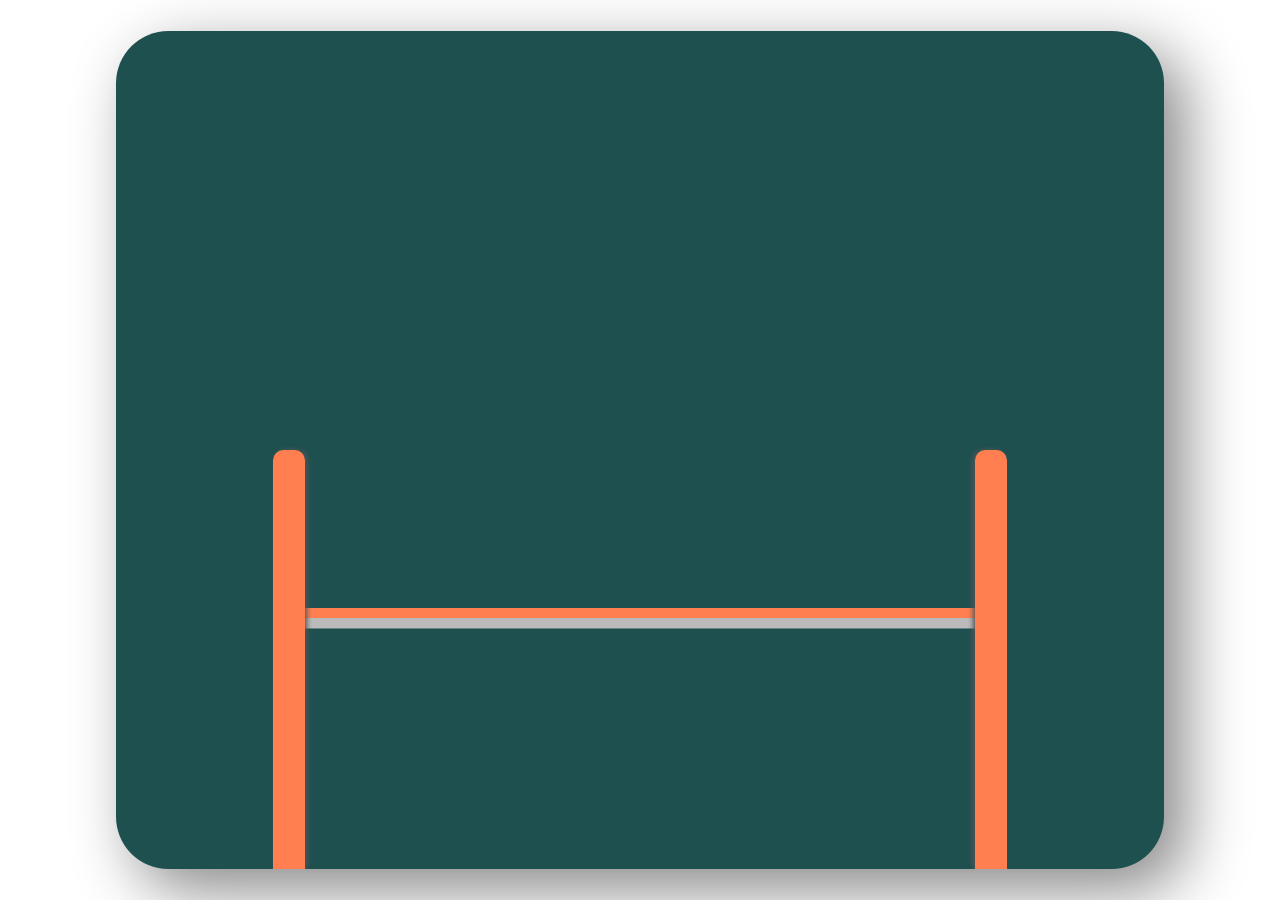
<file: 1. Jumping-square/index.html>
<!DOCTYPE html>
<html lang="en">
  <head>
    <meta charset="UTF-8" />
    <meta http-equiv="X-UA-Compatible" content="IE=edge" />
    <meta name="viewport" content="width=device-width, initial-scale=1.0" />
    <title>Jumping square</title>
    <!-- Style sheet -->
    <link rel="stylesheet" href="style.css" />
  </head>
  <body>
    <!-- main contaienr -->
    <div class="container">
      <div class="wrapper">
        <div class="rubber"></div>
        <div class="stick left-stick"></div>
        <div class="stick right-stick"></div>
        <div class="sqaure"></div>
      </div>
    </div>
  </body>
</html>
</file>
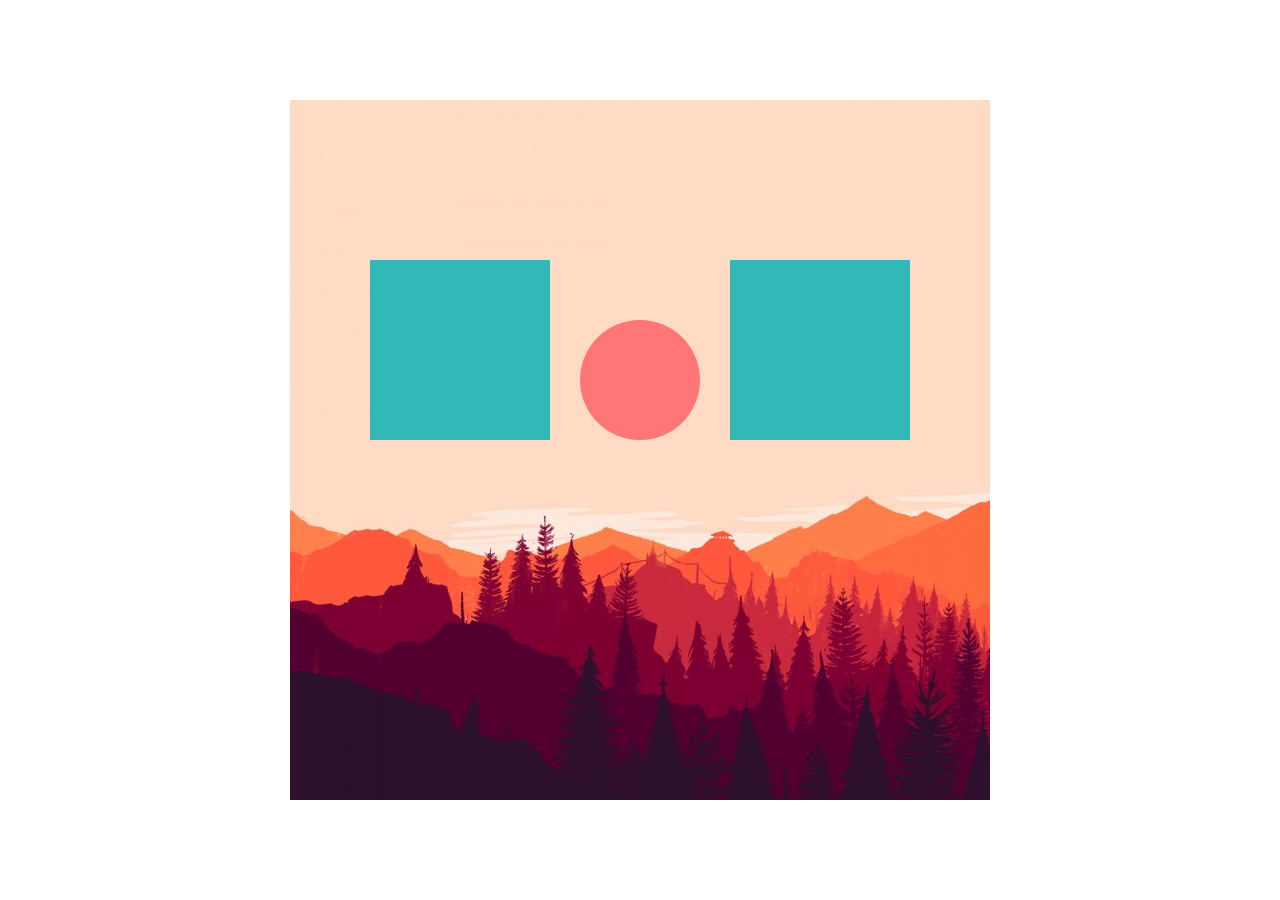
<file: 3. Ball Animation/index.html>
<!DOCTYPE html>
<html lang="en">
  <head>
    <meta charset="UTF-8" />
    <meta http-equiv="X-UA-Compatible" content="IE=edge" />
    <meta name="viewport" content="width=device-width, initial-scale=1.0" />
    <title>Ball Animation</title>
    <link rel="stylesheet" href="style.css" />
  </head>
  <body>
    <div class="wrapper">
      <div class="block block-1"></div>
      <div class="block block-2"></div>
      <div class="ball"></div>
    </div>
  </body>
</html>
</file>
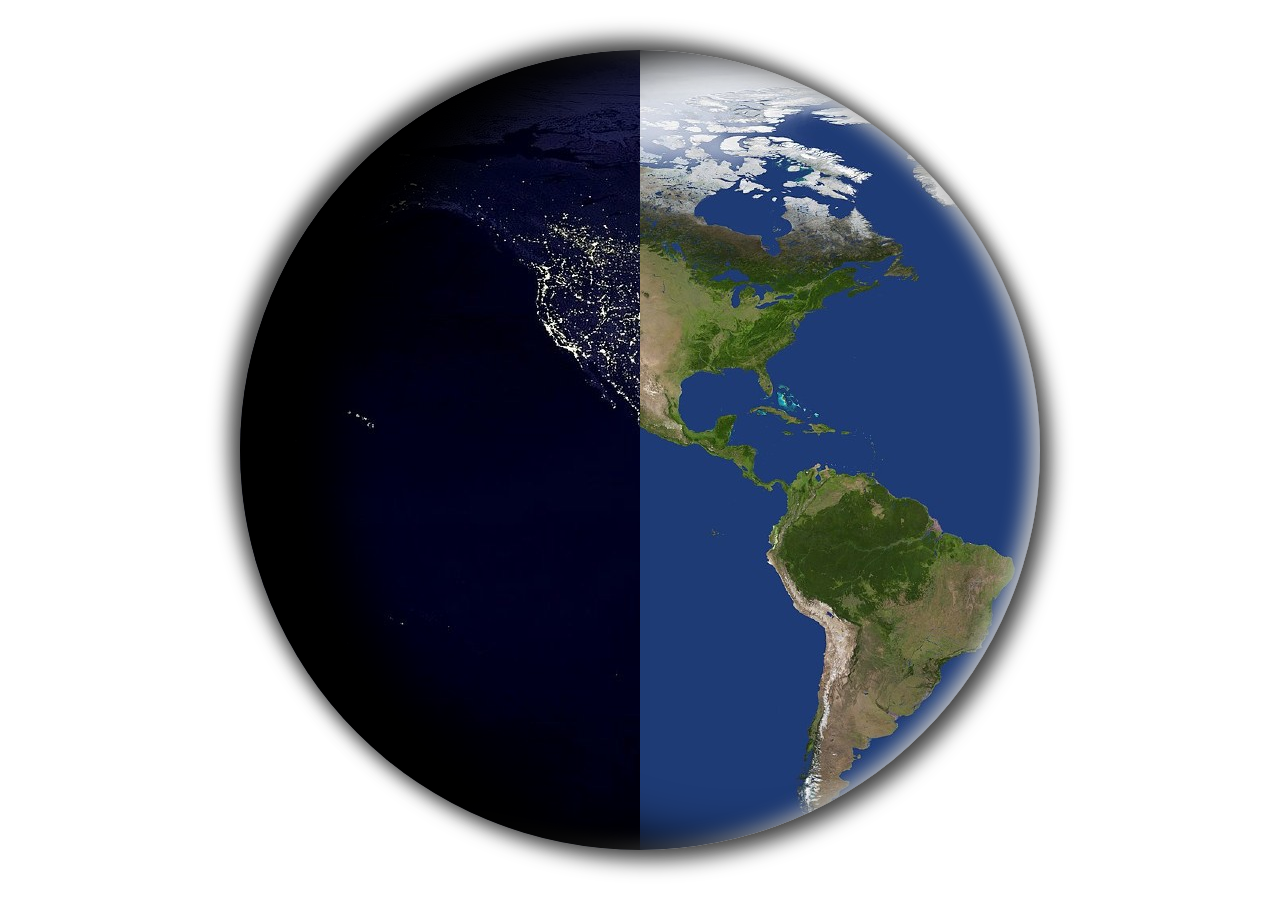
<file: 4. Animated Earth/index.html>
<!DOCTYPE html>
<html lang="en">
  <head>
    <meta charset="UTF-8" />
    <meta http-equiv="X-UA-Compatible" content="IE=edge" />
    <meta name="viewport" content="width=device-width, initial-scale=1.0" />
    <title>Animated Earth</title>
    <!-- styles  -->
    <link rel="stylesheet" href="style.css" />
  </head>
  <body>
    <!-- main code  -->
    <div class="wrapper">
      <div class="earth day"></div>
      <div class="earth night"></div>
    </div>
  </body>
</html>
</file>
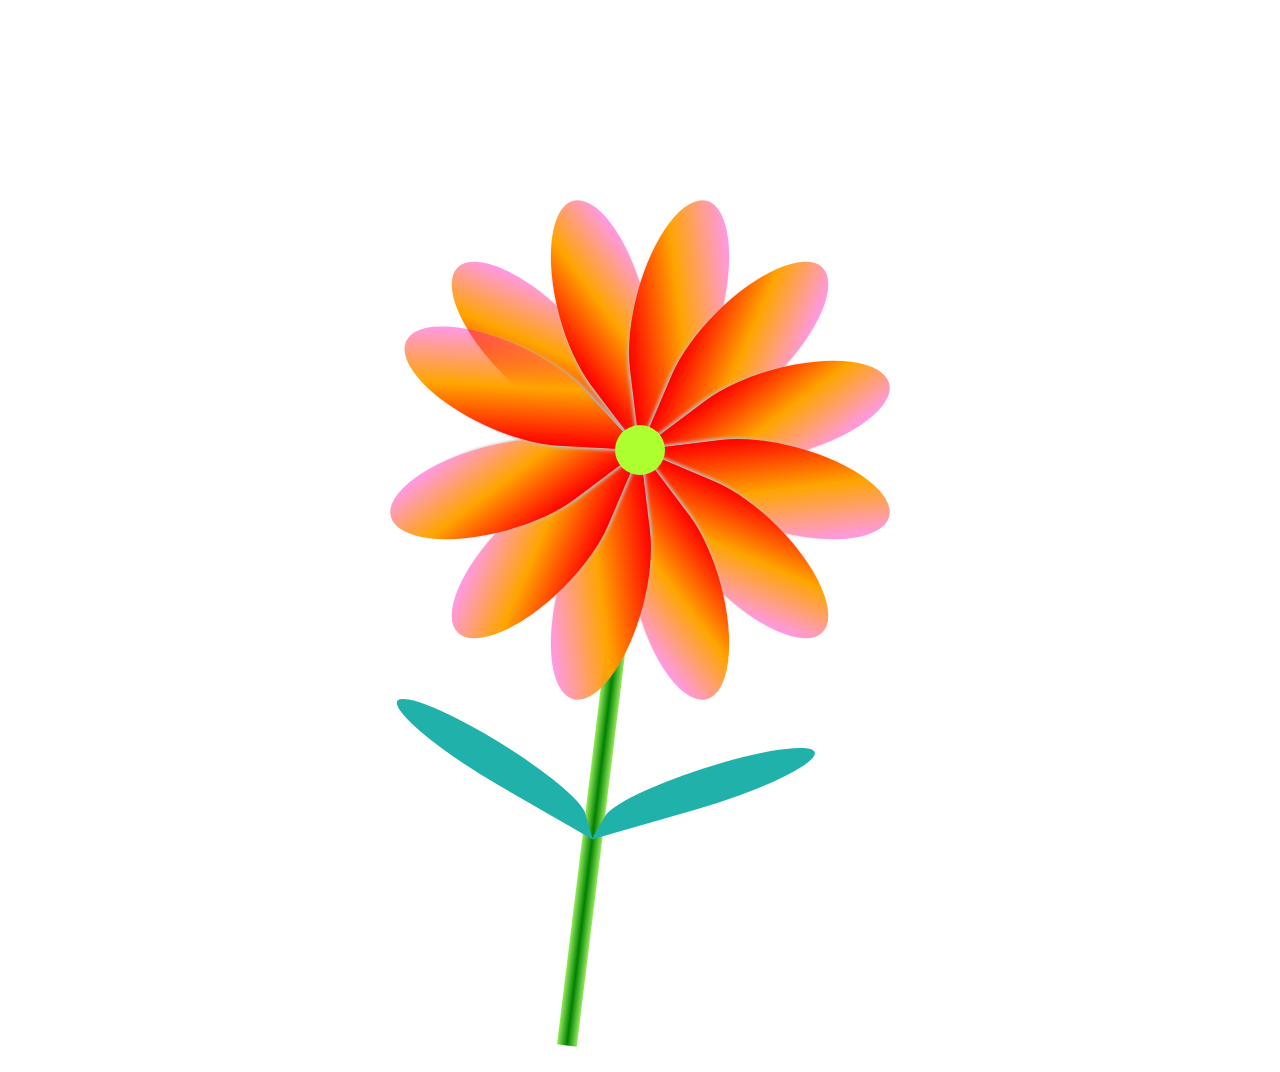
<file: 5. Flower/index.html>
<!DOCTYPE html>
<html lang="en">
  <head>
    <meta charset="UTF-8" />
    <meta http-equiv="X-UA-Compatible" content="IE=edge" />
    <meta name="viewport" content="width=device-width, initial-scale=1.0" />
    <title>Flower</title>
    <link rel="stylesheet" href="style.css" />
  </head>
  <body>
    <div class="flower">
      <div class="petals">
        <div class="petal"></div>
        <div class="petal"></div>
        <div class="petal"></div>
        <div class="petal"></div>
        <div class="petal"></div>
        <div class="petal"></div>
        <div class="petal"></div>
        <div class="petal"></div>
        <div class="petal"></div>
        <div class="petal"></div>
        <div class="petal"></div>
        <div class="petal"></div>
        <div class="circle"></div>
      </div>
      <div class="stem">
        <div class="leaf leaf-right"></div>
        <div class="leaf leaf-left"></div>
      </div>
    </div>
  </body>
</html>
</file>
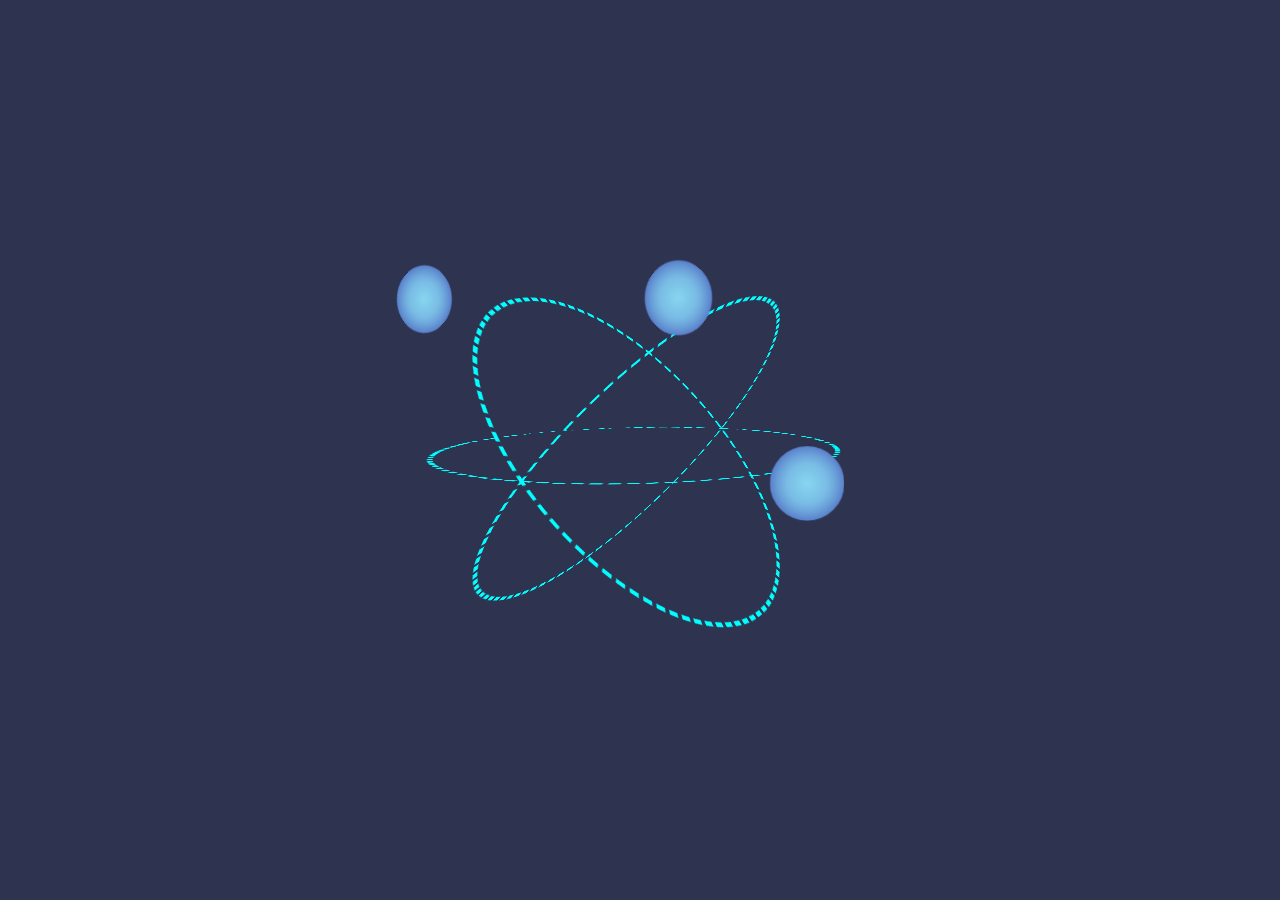
<file: 6. Atom Animation/index.html>
<!DOCTYPE html>
<html lang="en">
  <head>
    <meta charset="UTF-8" />
    <meta http-equiv="X-UA-Compatible" content="IE=edge" />
    <meta name="viewport" content="width=device-width, initial-scale=1.0" />
    <title>Atom Animation</title>
    <link rel="stylesheet" href="style.css" />
  </head>
  <body>
    <!-- Code -->
    <div class="wrapper">
      <div class="circle circle-1">
        <div class="ball ball-1"></div>
      </div>
      <div class="circle circle-2">
        <div class="ball ball-2"></div>
      </div>
      <div class="circle circle-3">
        <div class="ball ball-3"></div>
      </div>
    </div>
  </body>
</html>
</file>
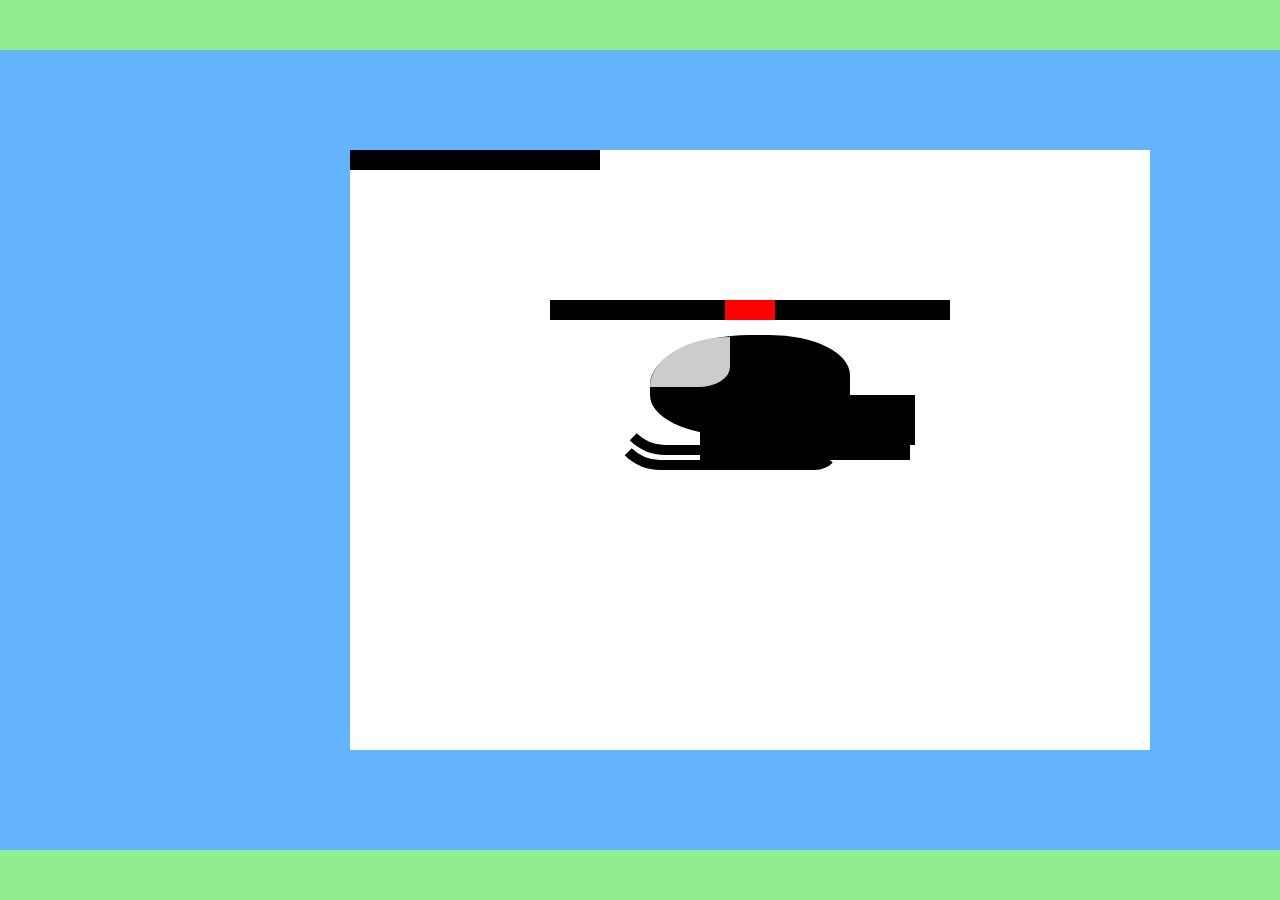
<file: 8. Helicopter/index.html>
<!DOCTYPE html>
<html lang="en">
  <head>
    <meta charset="UTF-8" />
    <meta http-equiv="X-UA-Compatible" content="IE=edge" />
    <meta name="viewport" content="width=device-width, initial-scale=1.0" />
    <title>Helicopter</title>
    <link rel="stylesheet" href="style.css" />
  </head>
  <body>
    <div class="container">
      <div class="helicopter">
        <div class="blade">
          <div class="main-rotor"></div>
        </div>
        <div class="mast"></div>
        <div class="cockpit"></div>
        <div class="landing-skid landing-skid-1"></div>
        <div class="landing-skid landing-skid-2"></div>
        <div class="tail-cone"></div>
        <div class="tail-fin"></div>
        <div class="tail-rotor"></div>
      </div>
    </div>
  </body>
</html>
</file>
<file: 1. Jumping-square/style.css>
* {
  margin: 0;
  padding: 0;
  box-sizing: border-box;
}

html {
  font-size: 65.5%;
}

.container {
  width: 100%;
  height: 100vh;
  display: grid;
  place-items: center;
}

.wrapper {
  width: 100rem;
  height: 80rem;
  background-color: #1f5050;
  border-radius: 5rem;
  box-shadow: 2rem 2rem 6rem #888;
  position: relative;
  overflow: hidden;
}

.wrapper div {
  position: absolute;
}

.stick {
  width: 3rem;
  height: 40rem;
  background-color: coral;
  border-radius: 1rem 1rem 0 0;
  bottom: 0;
  transform-origin: bottom center;
}

.rubber {
  width: 67rem;
  height: 50rem;
  left: 16.5rem;
  bottom: 24rem;
  border-bottom: 1rem solid coral;
  box-shadow: 0 1rem 0 #bbb;
  animation: rubberAnim 2s infinite linear;
}

@keyframes rubberAnim {
  0%,
  20% {
    border-radius: 0;
    transform: translateY(0);
  }

  50%,
  60% {
    border-radius: 0 0 35rem 35rem;
    transform: translateY(23rem);
  }
}

.square {
  width: 14rem;
  aspect-ratio: 1;
  background-color: #fff;
  border-radius: 2rem;
  left: 44rem;
  box-shadow: #555;
  animation: squareAnim 2s infinite linear;
}

@keyframes squareAnim {
  0% {
    transform: translateY(5rem);
  }

  20% {
    transform: translateY(40rem);
  }

  50%,
  60% {
    transform: translateY(64.5rem);
  }

  62% {
    transform: translateY(45rem);
  }

  80% {
    transform: translateY(10rem) rotateZ(90deg);
  }

  100% {
    transform: translateY(5rem) rotateZ(90deg);
  }
}

.left-stick {
  left: 15rem;
  box-shadow: 0.2rem 0 0.5rem #555;
  animation: left-stickAnim 2s infinite linear;
}

@keyframes left-stickAnim {
  0%,
  20% {
    transform: rotateZ(0);
  }

  50%,
  65% {
    transform: rotateZ(2deg);
  }

  80%,
  100% {
    transform: rotateZ(0);
  }
}

.right-stick {
  right: 15rem;
  box-shadow: -0.2rem 0 0.5rem #555;
  animation: right-stickAnim 2s infinite linear;
}

@keyframes right-stickAnim {
  0%,
  20% {
    transform: rotateZ(0);
  }

  50%,
  65% {
    transform: rotateZ(-2deg);
  }

  80%,
  100% {
    transform: rotateZ(0);
  }
}
</file>
<file: 3. Ball Animation/style.css>
* {
  margin: 0;
  padding: 0;
  box-sizing: border-box;
}

html {
  font-size: 62.5%;
}

body {
  width: 100%;
  height: 100vh;
  display: grid;
  place-items: center;
}

.wrapper {
  width: 70rem;
  aspect-ratio: 1;
  background-image: url("assets/bg.jpg");
  position: relative;
  overflow: hidden;
}

.block {
  width: 18rem;
  aspect-ratio: 1;
  background-color: rgb(51, 184, 184);
  position: absolute;
}

.block-1 {
  top: 16rem;
  right: 44rem;
  transform-origin: bottom right;
  animation: block1Anim 5s infinite linear;
}

@keyframes block1Anim {
  0% {
    transform: translateY(-38rem) rotateZ(0);
  }

  30% {
    transform: translateY(0) rotateZ(0);
  }

  40%,
  45% {
    transform: translateY(0) rotateZ(-180deg);
    opacity: 1;
  }

  55%,
  100% {
    transform: translateY(38rem) rotateZ(-180deg);
    opacity: 0.5;
  }
}

.block-2 {
  top: 16rem;
  right: 8rem;
  transform-origin: bottom left;
  animation: block2Anim 5s -2.5s infinite linear;
}

@keyframes block2Anim {
  0% {
    transform: translateY(-38rem) rotateZ(0);
    opacity: 0.5;
  }

  30% {
    transform: translateY(0) rotateZ(0);
  }

  40%,
  45% {
    transform: translateY(0) rotateZ(180deg);
    opacity: 1;
  }

  55%,
  100% {
    transform: translateY(38rem) rotateZ(180deg);
    opacity: 0.5;
  }
}

.ball {
  width: 12rem;
  aspect-ratio: 1;
  background-color: rgb(255, 118, 118);
  border-radius: 50%;
  position: absolute;
  left: 29rem;
  top: 22rem;
  animation: ballAnim 2.5s 0.9s infinite linear;
}

@keyframes ballAnim {
  0% {
    transform: translateY(-20rem) scale(0.8, 1);
  }

  45% {
    transform: translateY(0) scale(0.9, 1);
  }

  50% {
    transform: translateY(2rem) scale(1, 0.7);
  }

  60% {
    transform: translateY(-10rem) scale(0.9, 1);
  }

  100% {
    transform: translateY(-20rem) scale(0.8, 1);
  }
}
</file>
<file: 4. Animated Earth/style.css>
* {
  margin: 0;
  padding: 0;
}

html {
  font-size: 62.5%;
}

body {
  height: 100vh;
  width: 100%;
}

.wrapper {
  width: 80rem;
  aspect-ratio: 1;
  border-radius: 50%;
  position: absolute;
  top: 50%;
  left: 50%;
  transform: translate(-50%, -50%);
}

.wrapper::before {
  content: "";
  position: absolute;
  width: 100%;
  height: 100%;
  z-index: 10;
  border-radius: 50%;
  box-shadow: -1rem -1rem 2rem #444, 1rem 1rem 2rem #444,
    inset 10rem 0 5rem #000, inset -1rem 0 2rem #c3c3c3;
}

.earth {
  width: 100%;
  aspect-ratio: 1;
  position: absolute;
  border-radius: 50%;
  animation: earthAnim 25s linear infinite;
}

.day {
  background-image: url("images/earth-day.jpg");
}

.night {
  background-image: url("images/earth-night.jpg");
  clip-path: polygon(0 0, 50% 0, 50% 100%, 0 100%);
}

@keyframes earthAnim {
  0% {
    background-position: 0 center;
  }

  100% {
    background-position: 192rem center;
  }
}
</file>
<file: 5. Flower/style.css>
* {
  box-sizing: border-box;
  margin: 0;
  padding: 0;
}

html {
  font-size: 62.5%;
}

.flower {
  width: 100%;
  height: 100vh;
  display: flex;
  align-items: center;
  justify-content: center;
}

.petals {
  width: 40rem;
  height: 40rem;
  position: relative;
  transform: translateX(40deg);
}

.petal {
  width: 15rem;
  height: 15rem;
  position: absolute;
  top: 5rem;
  left: 5rem;
  transform-origin: bottom right;
}

.petal::before {
  content: "";
  width: 100%;
  height: 100%;
  position: absolute;
  background: linear-gradient(rgba(255, 0, 195, 0.4), orange, red);
  border-radius: 50% 50% 0 50%;
  transform: skew(23deg, 23deg);
  box-shadow: 0.3rem 0.3rem 0.3rem #bbb;
  transform-origin: bottom right;
}

.petal:nth-child(1) {
  transform: rotateZ(0deg);
}

.petal:nth-child(2) {
  transform: rotateZ(30deg);
}

.petal:nth-child(3) {
  transform: rotateZ(60deg);
}

.petal:nth-child(4) {
  transform: rotateZ(90deg);
}

.petal:nth-child(5) {
  transform: rotateZ(120deg);
}

.petal:nth-child(6) {
  transform: rotateZ(150deg);
}

.petal:nth-child(7) {
  transform: rotateZ(180deg);
}

.petal:nth-child(8) {
  transform: rotateZ(210deg);
}

.petal:nth-child(9) {
  transform: rotateZ(240deg);
}

.petal:nth-child(10) {
  transform: rotateZ(270deg);
}

.petal:nth-child(11) {
  transform: rotateZ(300deg);
}

.petal:nth-child(12) {
  transform: rotateZ(340deg);
}

.circle {
  width: 5rem;
  height: 5rem;
  background-color: greenyellow;
  position: absolute;
  top: 50%;
  left: 50%;
  transform: translate(-50%, -50%);
  border-radius: 50%;
}

.stem {
  position: absolute;
  width: 2rem;
  height: 60rem;
  background-image: linear-gradient(
    to right,
    rgb(149, 235, 92),
    green,
    rgb(149, 235, 92)
  );
  transform: translateY(50%) rotateZ(7deg);
  transform-origin: top;
  z-index: -1;
}

.leaf {
  width: 20rem;
  height: 5rem;
  background-color: lightseagreen;
  position: absolute;
  bottom: 25rem;
}

.leaf-right {
  right: 2rem;
  border-radius: 50% 50% 0 50%;
  transform: skew(23deg, 23deg);
}

.leaf-left {
  left: 2rem;
  border-radius: 50% 50% 50% 0%;
  transform: skew(-23deg, -23deg);
}
</file>
<file: 6. Atom Animation/style.css>
* {
  margin: 0;
  padding: 0;
  box-sizing: border-box;
}

html {
  font-size: 62.5%;
}

body {
  width: 100%;
  height: 100vh;
  display: grid;
  place-items: center;
  background-color: rgb(46, 51, 80);
}

.wrapper {
  width: 60rem;
  aspect-ratio: 1;
  display: grid;
  place-items: center;
  perspective: 100rem;
  perspective-origin: 76% 27%;
}

.circle {
  position: absolute;
  width: 40rem;
  aspect-ratio: 1;
  border: 0.5rem dashed #0ff;
  border-radius: 50%;
  transform-style: preserve-3d;
}

.circle-1 {
  transform: rotateY(70deg) rotateX(40deg);
}

.circle-2 {
  transform: rotateY(70deg) rotateX(-40deg);
}

.circle-3 {
  transform: rotateY(180deg) rotateX(90deg);
}

.ball {
  width: 6rem;
  aspect-ratio: 1;
  background-image: radial-gradient(rgb(135, 214, 240), 70%, rgb(44, 44, 167));
  border-radius: 50%;
  position: absolute;
  top: -3rem;
  left: calc(50% -3rem);
}

.ball-1,
.ball-2 {
  transform: rotateY(-90deg);
}

.ball-3 {
  transform: rotateY(90deg) rotateX(90deg);
}
</file>
<file: 8. Helicopter/style.css>
* {
  box-sizing: border-box;
  margin: 0;
  padding: 0;
}

html {
  font-size: 62.5%;
}

body {
  width: 100%;
  height: 100vh;
  background-color: lightgreen;
  display: grid;
  place-items: center;
}

.container {
  width: 150rem;
  height: 80rem;
  background-color: rgb(99, 179, 253);
  display: grid;
  place-items: center;
}

.helicopter {
  width: 80rem;
  height: 60rem;
  background-color: #fff;
  position: relative;
}

.helicopter div {
  position: absolute;
}

.blade {
  width: 40rem;
  height: 2rem;
  background-color: #000;
  left: 20rem;
  top: 15rem;
}

.main-rotor {
  width: 5rem;
  height: 2rem;
  background-color: red;
  left: 17.5rem;
}

.cockpit {
  width: 20rem;
  height: 10rem;
  top: 18.5rem;
  left: 30rem;
  background-color: #000;
  border-radius: 50% 40% 40% 40%;
}

.cockpit::before {
  content: "";
  width: 8rem;
  height: 5rem;
  background-color: #ccc;
  position: absolute;
  top: 0.2rem;
  border-radius: 100% 0 40% 0;
}

.landing-skid {
  width: 23rem;
  height: 10rem;
  border-bottom: 1rem solid #000;
  border-left: 1rem solid transparent;
  border-right: 1rem solid transparent;
  border-radius: 0 0 2.5rem 5rem;
}

.landing-skid-1 {
  top: 22rem;
  left: 26rem;
}

.landing-skid-2 {
  top: 20.5rem;
  left: 26.5rem;
}

.landing-skid::before,
.landing-skid::after {
  content: "";
  width: 11rem;
  height: 5rem;
  background-color: black;
  position: absolute;
  bottom: 0;
}

.landing-skid::before {
  left: 8rem;
}

.landing-skid::after {
  left: 18rem;
}

.tail-cone {
  width: 25rem;
  height: 2rem;
  background-color: #000;
}
</file>
